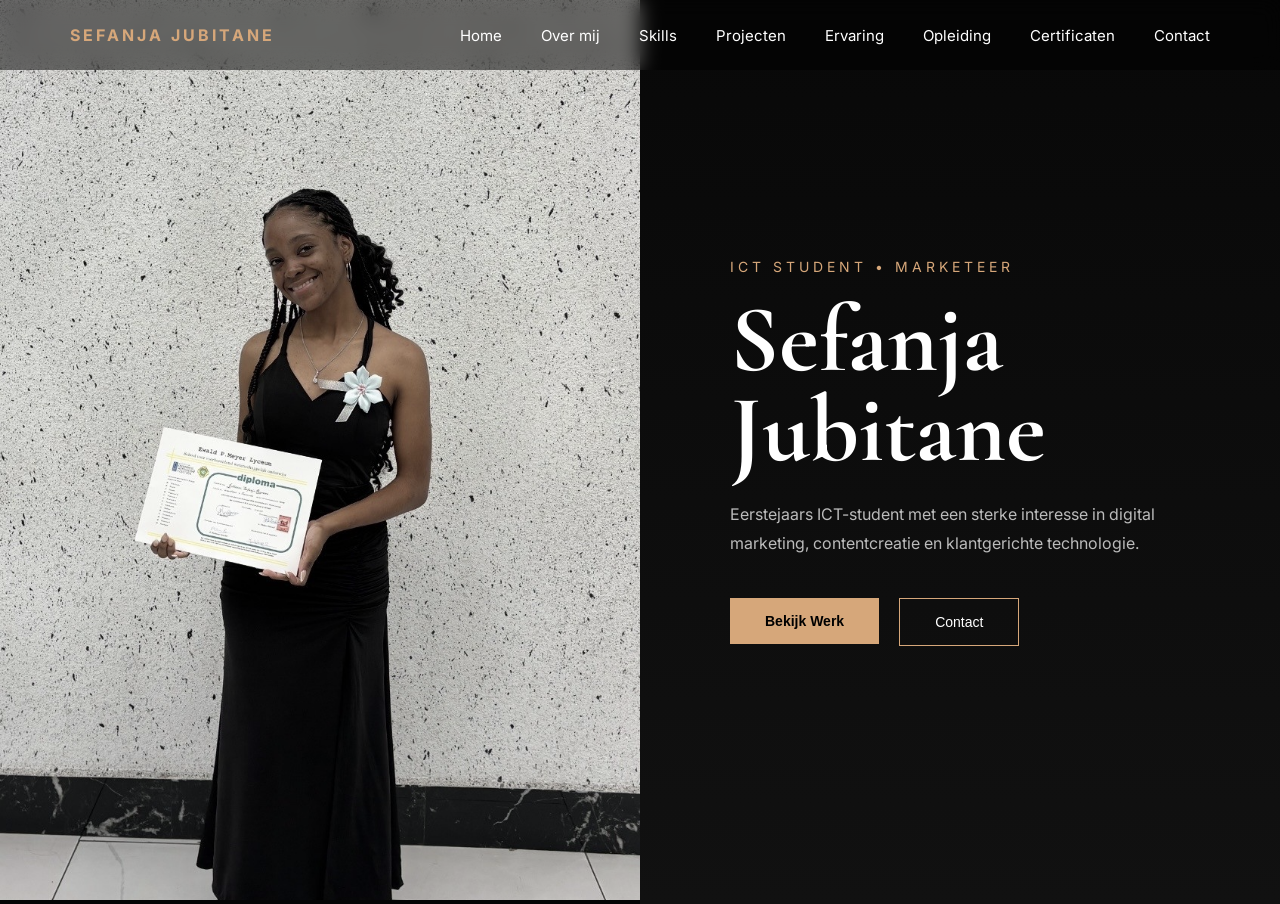
<file: index.html>
<!DOCTYPE html>
<html lang="nl">
<head>
    <meta charset="UTF-8">
    <meta name="viewport" content="width=device-width, initial-scale=1.0">
    <title>Sefanja Portfolio</title>

    <link rel="stylesheet" href="css/main.css">

    <link href="https://fonts.googleapis.com/css2?family=Inter:wght@300;400;500;600;700&family=Cormorant+Garamond:wght@500;600;700&display=swap" rel="stylesheet">
</head>
<body>

<header>
    <div class="logo">SEFANJA JUBITANE</div>

<nav>
    <a href="index.html">Home</a>
    <a href="about.html">Over mij</a>
    <a href="skills.html">Skills</a>
    <a href="work.html">Projecten</a>
    <a href="experience.html">Ervaring</a>
    <a href="education.html">Opleiding</a>
    <a href="certificates.html">Certificaten</a>
    <a href="contact.html">Contact</a>
</nav>
</header>

<section class="hero">

    <div class="hero-left">
        <img src="img/me.jpg" alt="Sefanja">
    </div>

    <div class="hero-right">
        <p class="intro">ICT STUDENT • MARKETEER</p>

        <h1>Sefanja<br>Jubitane</h1>

        <p class="description">
            Eerstejaars ICT-student met een sterke interesse in digital marketing,
            contentcreatie en klantgerichte technologie.
        </p>

        <div class="buttons">
            <a href="work.html">
                <button class="primary">Bekijk Werk</button>
            </a>

            <a href="contact.html">
                <button class="secondary">Contact</button>
            </a>
        </div>
    </div>

</section>

<script src="js/main.js"></script>

</body>
</html>
</file>
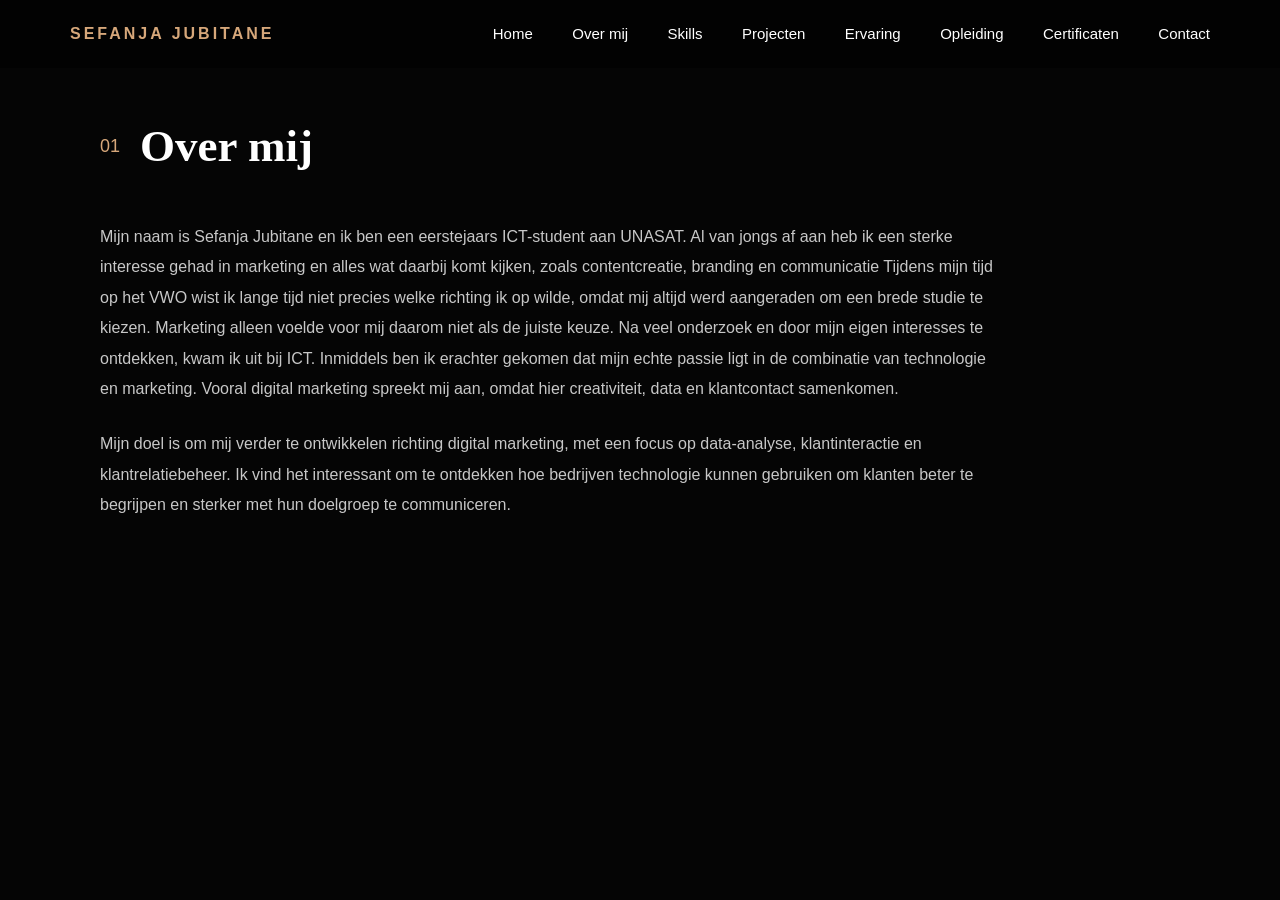
<file: about.html>
<!DOCTYPE html>
<html lang="nl">
<head>
    <meta charset="UTF-8">
    <title>Over mij</title>

    <link rel="stylesheet" href="css/main.css">
</head>
<body>

<header>
    <div class="logo">SEFANJA JUBITANE</div>

<nav>
    <a href="index.html">Home</a>
    <a href="about.html">Over mij</a>
    <a href="skills.html">Skills</a>
    <a href="work.html">Projecten</a>
    <a href="experience.html">Ervaring</a>
    <a href="education.html">Opleiding</a>
    <a href="certificates.html">Certificaten</a>
    <a href="contact.html">Contact</a>
</nav>
</header>

<section class="section">
    <div class="section-title">
        <span>01</span>
        <h2>Over mij</h2>
    </div>

    <p>
        Mijn naam is Sefanja Jubitane en ik ben een eerstejaars ICT-student aan UNASAT.
        Al van jongs af aan heb ik een sterke interesse gehad in marketing en alles wat daarbij komt kijken, zoals contentcreatie, branding en communicatie
        Tijdens mijn tijd op het VWO wist ik lange tijd niet precies welke richting ik op wilde, omdat mij altijd werd aangeraden om een brede studie te kiezen.
        Marketing alleen voelde voor mij daarom niet als de juiste keuze.
        Na veel onderzoek en door mijn eigen interesses te ontdekken, kwam ik uit bij ICT.
        Inmiddels ben ik erachter gekomen dat mijn echte passie ligt in de combinatie van technologie en marketing.
        Vooral digital marketing spreekt mij aan, omdat hier creativiteit, data en klantcontact samenkomen.
    </p>

    <p>
        Mijn doel is om mij verder te ontwikkelen richting digital marketing, met een focus op data-analyse,
        klantinteractie en klantrelatiebeheer. Ik vind het interessant om te ontdekken hoe bedrijven technologie
        kunnen gebruiken om klanten beter te begrijpen en sterker met hun doelgroep te communiceren.
    </p>
</section>

<script src="js/main.js"></script>

</body>
</html>
</file>
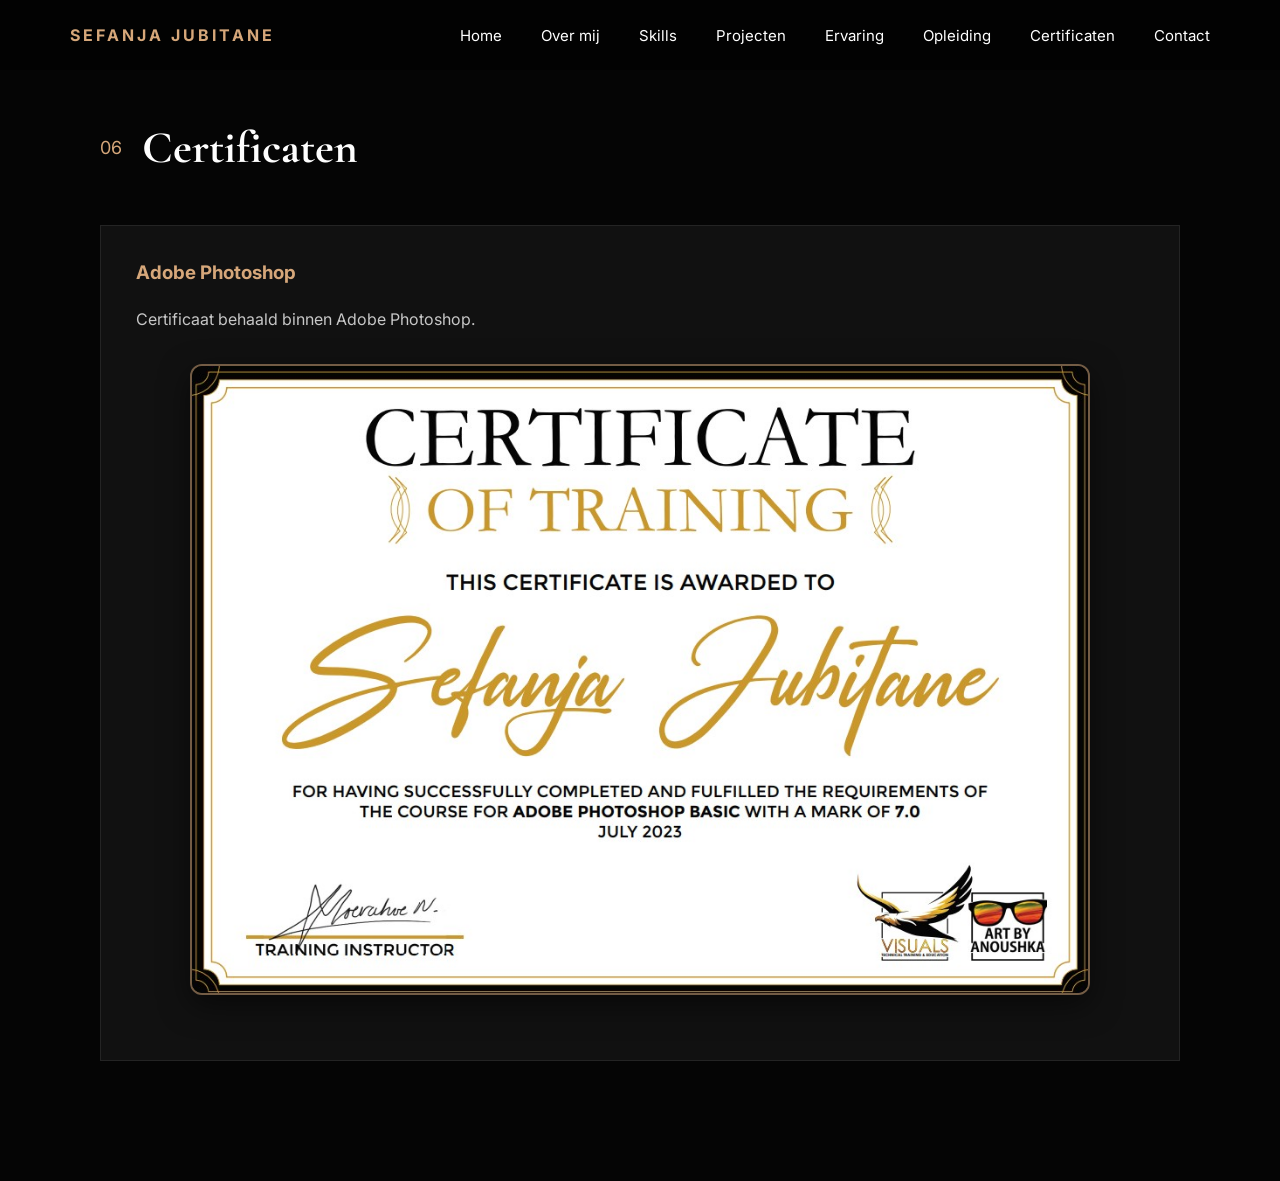
<file: certificates.html>
<!DOCTYPE html>
<html lang="nl">
<head>
    <meta charset="UTF-8">
    <title>Certificaten</title>

    <link rel="stylesheet" href="css/main.css">

    <link href="https://fonts.googleapis.com/css2?family=Inter:wght@300;400;500;600;700&family=Cormorant+Garamond:wght@500;600;700&display=swap" rel="stylesheet">
</head>
<body>

<header>
    <div class="logo">SEFANJA JUBITANE</div>

    <nav>
        <a href="index.html">Home</a>
        <a href="about.html">Over mij</a>
        <a href="skills.html">Skills</a>
        <a href="work.html">Projecten</a>
        <a href="experience.html">Ervaring</a>
        <a href="education.html">Opleiding</a>
        <a href="certificates.html">Certificaten</a>
        <a href="contact.html">Contact</a>
    </nav>
</header>

<section class="section">

    <div class="section-title">
        <span>06</span>
        <h2>Certificaten</h2>
    </div>

    <div class="project-card">

        <h3>Adobe Photoshop</h3>

        <p>
            Certificaat behaald binnen Adobe Photoshop.
        </p>

        <img src="img/certificate.jpg" alt="Adobe Photoshop Certificaat" class="certificate-image">

    </div>

</section>

<script src="js/main.js"></script>

</body>
</html>
</file>
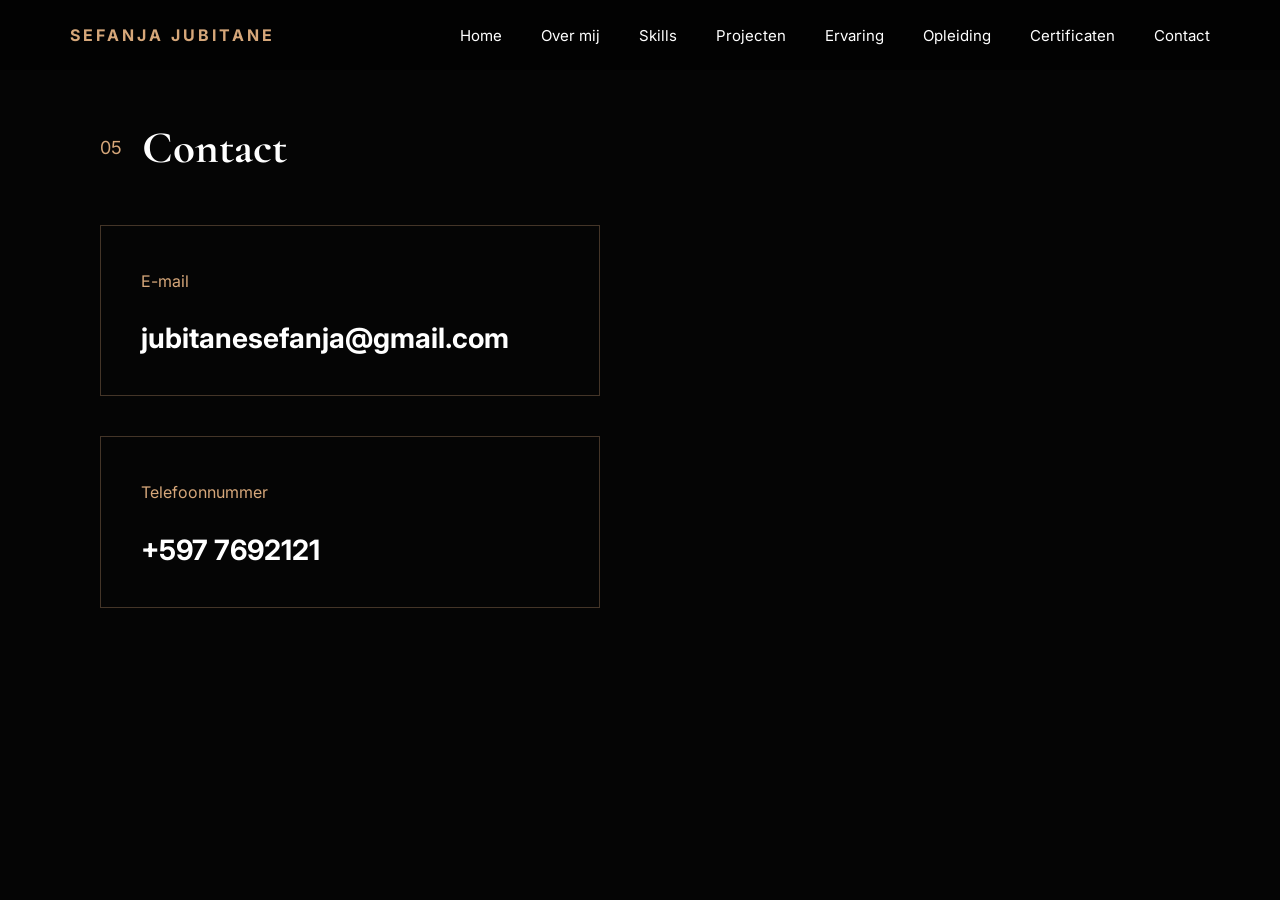
<file: contact.html>
<!DOCTYPE html>
<html lang="nl">
<head>
    <meta charset="UTF-8">
    <meta name="viewport" content="width=device-width, initial-scale=1.0">
    <title>Contact</title>

    <link rel="stylesheet" href="css/main.css">
    <link rel="stylesheet" href="css/contact.css">

    <link href="https://fonts.googleapis.com/css2?family=Inter:wght@300;400;500;600;700&family=Cormorant+Garamond:wght@500;600;700&display=swap" rel="stylesheet">
</head>

<body>

<header>

    <div class="logo">SEFANJA JUBITANE</div>

    <nav>
        <a href="index.html">Home</a>
        <a href="about.html">Over mij</a>
        <a href="skills.html">Skills</a>
        <a href="work.html">Projecten</a>
        <a href="experience.html">Ervaring</a>
        <a href="education.html">Opleiding</a>
        <a href="certificates.html">Certificaten</a>
        <a href="contact.html">Contact</a>
    </nav>

</header>


<section class="section">

    <div class="section-title">
        <span>05</span>
        <h2>Contact</h2>
    </div>


    <div class="contact-box">

        <p>E-mail</p>

        <h3>
            jubitanesefanja@gmail.com
        </h3>

    </div>


    <br><br>


    <div class="contact-box">

        <p>Telefoonnummer</p>

        <h3>
            +597 7692121
        </h3>

    </div>

</section>


<script src="js/main.js"></script>

</body>
</html>
</file>
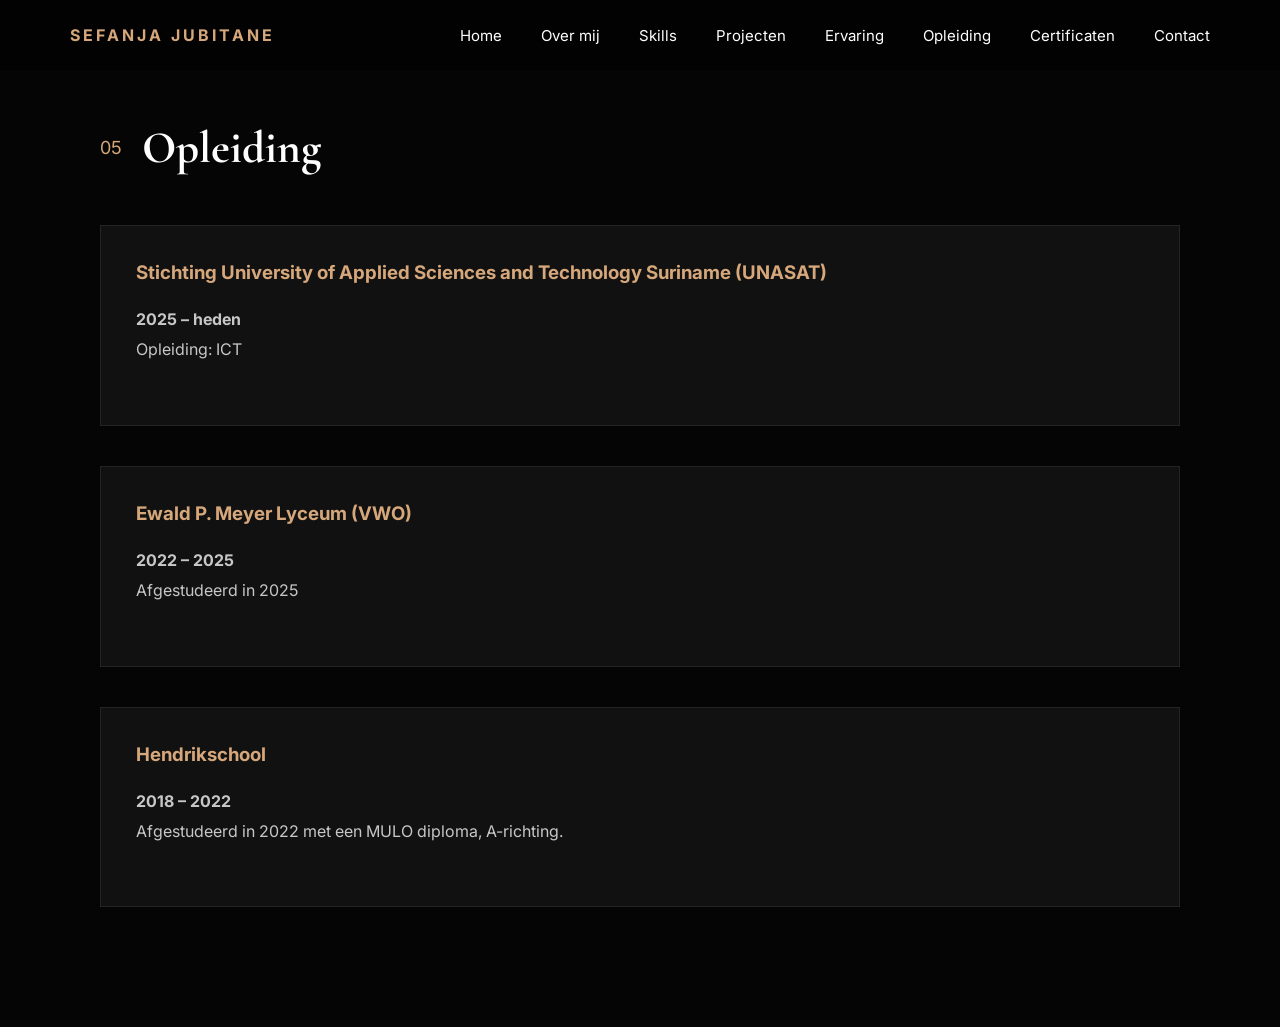
<file: education.html>
<!DOCTYPE html>
<html lang="nl">
<head>
    <meta charset="UTF-8">
    <title>Opleiding</title>

    <link rel="stylesheet" href="css/main.css">

    <link href="https://fonts.googleapis.com/css2?family=Inter:wght@300;400;500;600;700&family=Cormorant+Garamond:wght@500;600;700&display=swap" rel="stylesheet">
</head>
<body>

<header>
    <div class="logo">SEFANJA JUBITANE</div>

    <nav>
        <a href="index.html">Home</a>
        <a href="about.html">Over mij</a>
        <a href="skills.html">Skills</a>
        <a href="work.html">Projecten</a>
        <a href="experience.html">Ervaring</a>
        <a href="education.html">Opleiding</a>
        <a href="certificates.html">Certificaten</a>
        <a href="contact.html">Contact</a>
    </nav>
</header>

<section class="section">

    <div class="section-title">
        <span>05</span>
        <h2>Opleiding</h2>
    </div>

    <div class="project-card">

        <h3>Stichting University of Applied Sciences and Technology Suriname (UNASAT)</h3>

        <p>
            <strong>2025 – heden</strong><br>
            Opleiding: ICT
        </p>

    </div>

    <br><br>

    <div class="project-card">

        <h3>Ewald P. Meyer Lyceum (VWO)</h3>

        <p>
            <strong>2022 – 2025</strong><br>
            Afgestudeerd in 2025
        </p>

    </div>

    <br><br>

    <div class="project-card">

        <h3>Hendrikschool</h3>

        <p>
            <strong>2018 – 2022</strong><br>
            Afgestudeerd in 2022 met een MULO diploma, A-richting.
        </p>

    </div>

</section>

<script src="js/main.js"></script>

</body>
</html>
</file>
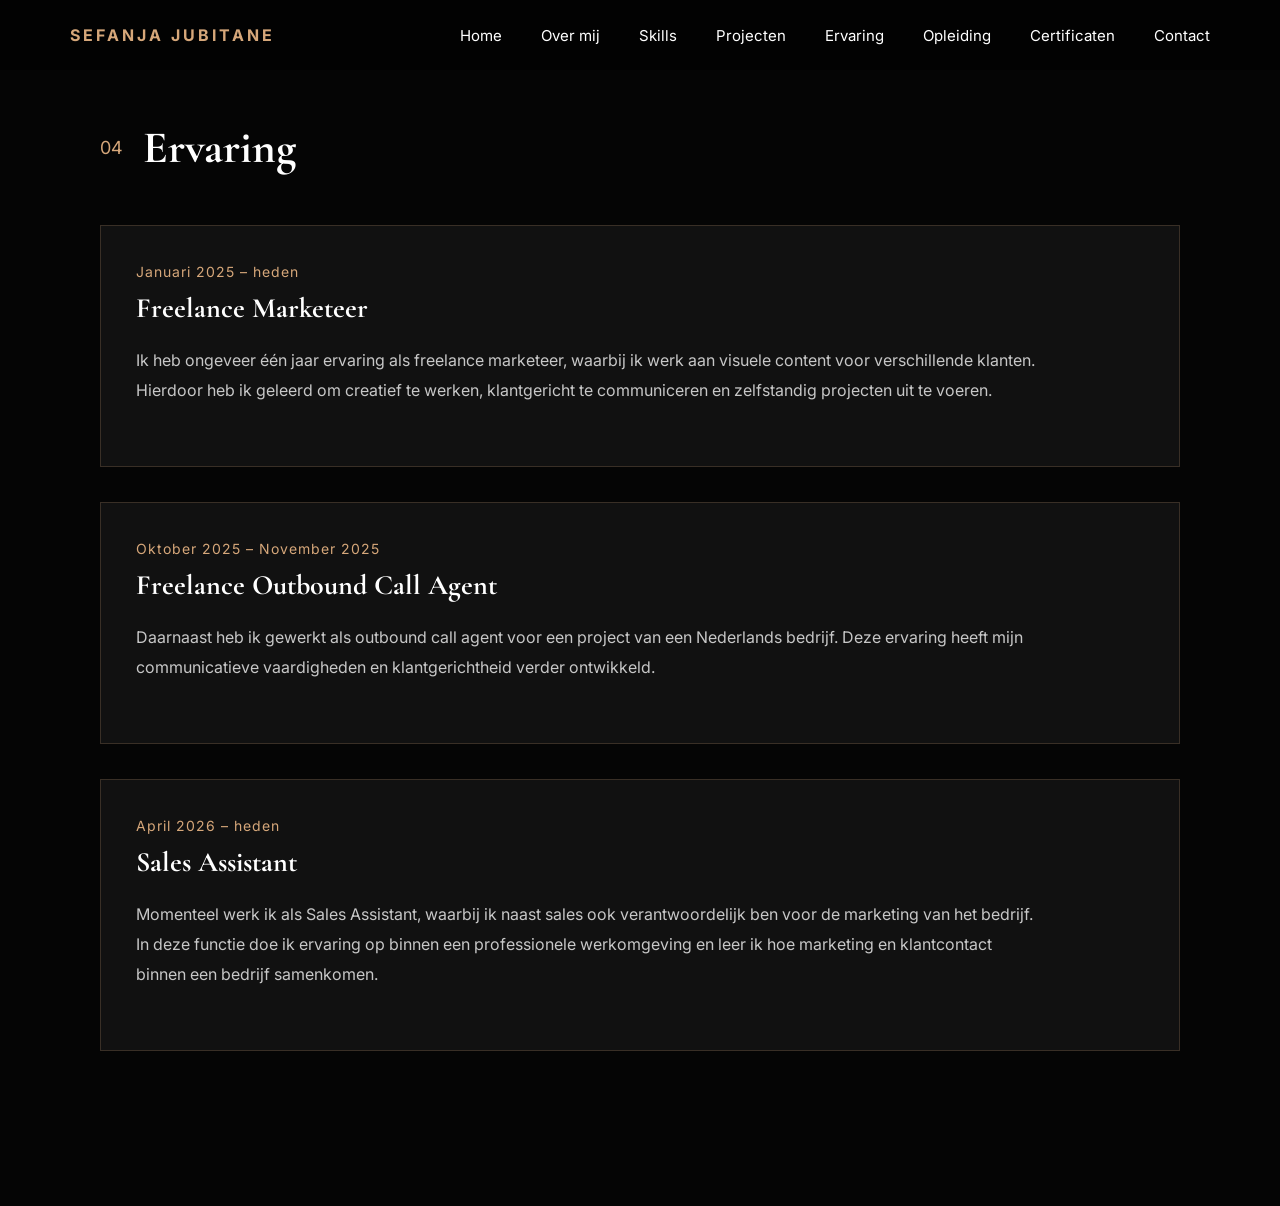
<file: experience.html>
<!DOCTYPE html>
<html lang="nl">
<head>
    <meta charset="UTF-8">
    <title>Ervaring</title>

    <link rel="stylesheet" href="css/main.css">

    <link href="https://fonts.googleapis.com/css2?family=Inter:wght@300;400;500;600;700&family=Cormorant+Garamond:wght@500;600;700&display=swap" rel="stylesheet">
</head>
<body>

<header>
    <div class="logo">SEFANJA JUBITANE</div>

    <nav>
        <a href="index.html">Home</a>
        <a href="about.html">Over mij</a>
        <a href="skills.html">Skills</a>
        <a href="work.html">Projecten</a>
        <a href="experience.html">Ervaring</a>
        <a href="education.html">Opleiding</a>
        <a href="certificates.html">Certificaten</a>
        <a href="contact.html">Contact</a>
    </nav>
</header>

<section class="section">

    <div class="section-title">
        <span>04</span>
        <h2>Ervaring</h2>
    </div>


    <!-- EXPERIENCE CARD 1 -->
    <div class="experience-card">

        <div class="experience-top">
            <span>Januari 2025 – heden</span>
            <h3>Freelance Marketeer</h3>
        </div>

        <p>
            Ik heb ongeveer één jaar ervaring als freelance marketeer,
            waarbij ik werk aan visuele content voor verschillende klanten.
            Hierdoor heb ik geleerd om creatief te werken,
            klantgericht te communiceren en zelfstandig projecten uit te voeren.
        </p>

    </div>


    <!-- EXPERIENCE CARD 2 -->
    <div class="experience-card">

        <div class="experience-top">
            <span>Oktober 2025 – November 2025</span>
            <h3>Freelance Outbound Call Agent</h3>
        </div>

        <p>
            Daarnaast heb ik gewerkt als outbound call agent
            voor een project van een Nederlands bedrijf.
            Deze ervaring heeft mijn communicatieve vaardigheden
            en klantgerichtheid verder ontwikkeld.
        </p>

    </div>


    <!-- EXPERIENCE CARD 3 -->
    <div class="experience-card">

        <div class="experience-top">
            <span>April 2026 – heden</span>
            <h3>Sales Assistant</h3>
        </div>

        <p>
            Momenteel werk ik als Sales Assistant,
            waarbij ik naast sales ook verantwoordelijk ben
            voor de marketing van het bedrijf.

            In deze functie doe ik ervaring op binnen een professionele werkomgeving
            en leer ik hoe marketing en klantcontact binnen een bedrijf samenkomen.
        </p>

    </div>

</section>

<script src="js/main.js"></script>

</body>
</html>
</file>
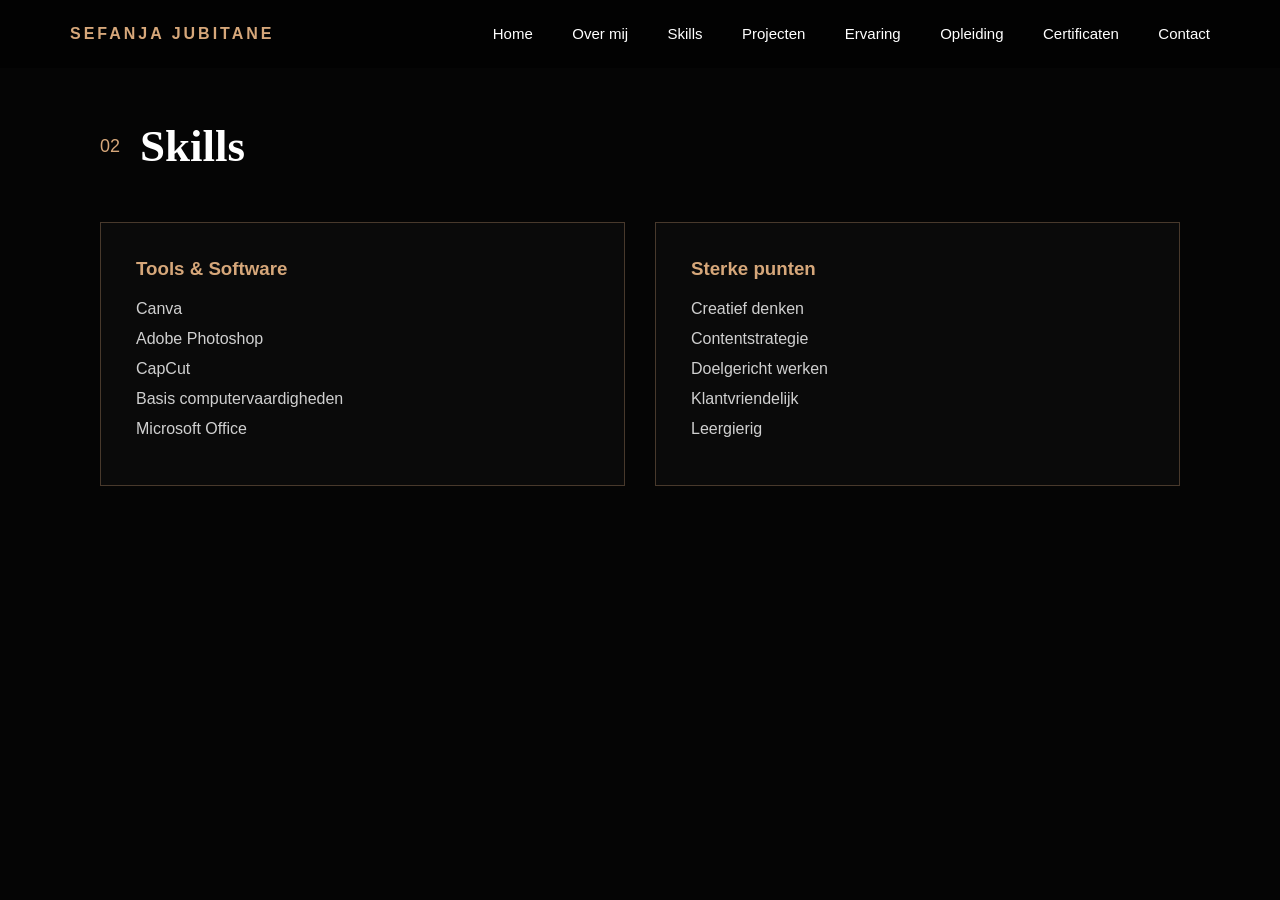
<file: skills.html>
<!DOCTYPE html>
<html lang="nl">
<head>
    <meta charset="UTF-8">
    <title>Skills</title>

    <link rel="stylesheet" href="css/main.css">
</head>
<body>

<header>
    <div class="logo">SEFANJA JUBITANE</div>

    <nav>
    <a href="index.html">Home</a>
    <a href="about.html">Over mij</a>
    <a href="skills.html">Skills</a>
    <a href="work.html">Projecten</a>
    <a href="experience.html">Ervaring</a>
    <a href="education.html">Opleiding</a>
    <a href="certificates.html">Certificaten</a>
    <a href="contact.html">Contact</a>
</nav>
</header>

<section class="section">

    <div class="section-title">
        <span>02</span>
        <h2>Skills</h2>
    </div>

    <div class="skills-grid">

        <div class="skill-card">
            <h3>Tools & Software</h3>

            <ul>
                <li>Canva</li>
                <li>Adobe Photoshop</li>
                <li>CapCut</li>
                <li>Basis computervaardigheden</li>
                <li>Microsoft Office</li>
            </ul>
        </div>

        <div class="skill-card">
            <h3>Sterke punten</h3>

            <ul>
                <li>Creatief denken</li>
                <li>Contentstrategie</li>
                <li>Doelgericht werken</li>
                <li>Klantvriendelijk</li>
                <li>Leergierig</li>
            </ul>
        </div>

    </div>

</section>

<script src="js/main.js"></script>

</body>
</html>
</file>
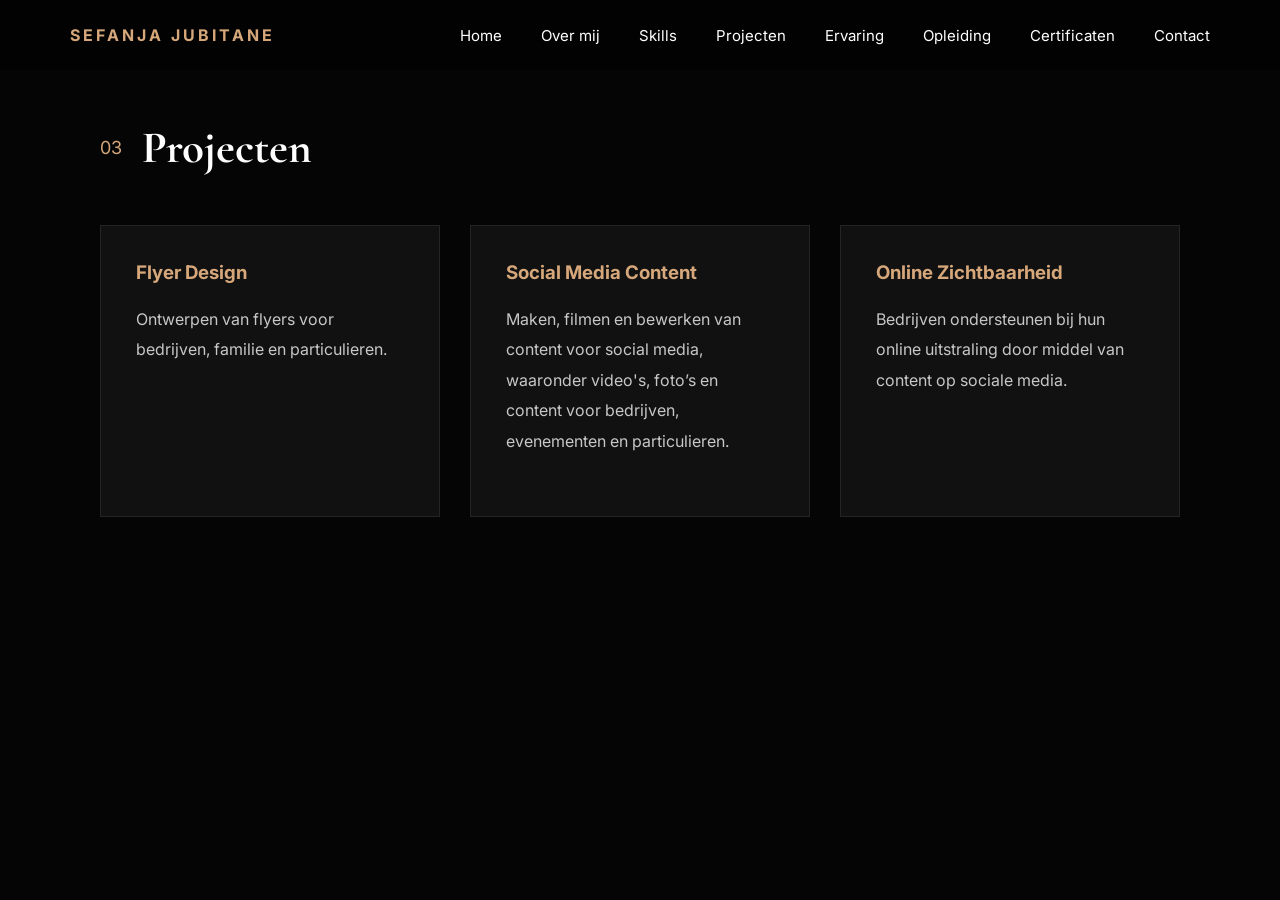
<file: work.html>
<!DOCTYPE html>
<html lang="nl">
<head>
    <meta charset="UTF-8">
    <meta name="viewport" content="width=device-width, initial-scale=1.0">
    <title>Projecten</title>

    <link rel="stylesheet" href="css/main.css">
    <link rel="stylesheet" href="css/work.css">

    <link href="https://fonts.googleapis.com/css2?family=Inter:wght@300;400;500;600;700&family=Cormorant+Garamond:wght@500;600;700&display=swap" rel="stylesheet">
</head>

<body>

<header>

    <div class="logo">SEFANJA JUBITANE</div>

    <nav>
        <a href="index.html">Home</a>
        <a href="about.html">Over mij</a>
        <a href="skills.html">Skills</a>
        <a href="work.html">Projecten</a>
        <a href="experience.html">Ervaring</a>
        <a href="education.html">Opleiding</a>
        <a href="certificates.html">Certificaten</a>
        <a href="contact.html">Contact</a>
    </nav>

</header>


<section class="section">

    <div class="section-title">
        <span>03</span>
        <h2>Projecten</h2>
    </div>


    <div class="projects-grid">

        <div class="project-card">
            <h3>Flyer Design</h3>

            <p>
                Ontwerpen van flyers voor bedrijven,
                familie en particulieren.
            </p>
        </div>


        <div class="project-card">
            <h3>Social Media Content</h3>

            <p>
                Maken, filmen en bewerken van content
                voor social media, waaronder video's,
                foto’s en content voor bedrijven,
                evenementen en particulieren.
            </p>
        </div>


        <div class="project-card">
            <h3>Online Zichtbaarheid</h3>

            <p>
                Bedrijven ondersteunen bij hun online uitstraling
                door middel van content op sociale media.
            </p>
        </div>

    </div>

</section>


<script src="js/main.js"></script>

</body>
</html>
</file>
<file: css/main.css>
html {
    scroll-behavior: smooth;
}

* {
    margin: 0;
    padding: 0;
    box-sizing: border-box;
}

body {
    background: #050505;
    color: white;
    font-family: 'Inter', sans-serif;
    overflow-x: hidden;
}

/* ROSEGOLD COLOR */
:root {
    --rosegold: #d6a77a;
}


/* NAVBAR */
header {
    position: fixed;
    top: 0;
    width: 100%;
    padding: 25px 70px;
    display: flex;
    justify-content: space-between;
    align-items: center;
    z-index: 1000;
    background: rgba(0,0,0,0.5);
    backdrop-filter: blur(10px);
}

.logo {
    color: var(--rosegold);
    font-weight: 700;
    letter-spacing: 3px;
}

nav a {
    color: white;
    text-decoration: none;
    margin-left: 35px;
    font-size: 15px;
    transition: 0.3s;
}

nav a:hover {
    color: var(--rosegold);
}


/* HERO */
.hero {
    min-height: 100vh;
    display: flex;
}

.hero-left {
    width: 50%;
}

.hero-left img {
    width: 100%;
    height: 100vh;
    object-fit: cover;
    filter: grayscale(30%);
}

.hero-right {
    width: 50%;
    display: flex;
    flex-direction: column;
    justify-content: center;
    padding: 120px 90px;
    background: linear-gradient(to bottom, #080808, #111);
}

.intro {
    color: var(--rosegold);
    letter-spacing: 4px;
    margin-bottom: 20px;
    font-size: 14px;
}

.hero-right h1 {
    font-family: 'Cormorant Garamond', serif;
    font-size: 95px;
    line-height: 0.95;
    margin-bottom: 25px;
}

.description {
    color: #bbbbbb;
    max-width: 500px;
    line-height: 1.8;
    margin-bottom: 40px;
}


/* BUTTONS */
.buttons {
    display: flex;
    gap: 20px;
}

button {
    padding: 15px 35px;
    border: none;
    cursor: pointer;
    font-size: 14px;
    transition: 0.4s;
}

.primary {
    background: var(--rosegold);
    color: black;
    font-weight: 600;
}

.primary:hover {
    transform: translateY(-4px);
}

.secondary {
    background: transparent;
    color: white;
    border: 1px solid var(--rosegold);
}

.secondary:hover {
    background: var(--rosegold);
    color: black;
}


/* SECTIONS */
.section {
    padding: 120px 100px;
}

.dark-section {
    background: #0e0e0e;
}

.section-title {
    display: flex;
    align-items: center;
    gap: 20px;
    margin-bottom: 50px;
}

.section-title span {
    color: var(--rosegold);
    font-size: 18px;
}

.section-title h2 {
    font-size: 45px;
    font-family: 'Cormorant Garamond', serif;
}

.section p {
    color: #c7c7c7;
    line-height: 1.9;
    max-width: 900px;
    margin-bottom: 25px;
}


/* SKILLS */
.skills-grid {
    display: grid;
    grid-template-columns: repeat(auto-fit, minmax(300px, 1fr));
    gap: 30px;
}

.skill-card {
    border: 1px solid rgba(214,167,122,0.3);
    padding: 35px;
    background: rgba(255,255,255,0.02);
    transition: 0.4s;
}

.skill-card:hover {
    transform: translateY(-10px);
    border-color: var(--rosegold);
}

.skill-card h3 {
    margin-bottom: 20px;
    color: var(--rosegold);
}

.skill-card ul {
    list-style: none;
}

.skill-card li {
    margin-bottom: 12px;
    color: #d0d0d0;
}


/* PROJECTS */
.projects-grid {
    display: grid;
    grid-template-columns: repeat(auto-fit, minmax(280px, 1fr));
    gap: 30px;
}

.project-card {
    padding: 35px;
    border: 1px solid rgba(255,255,255,0.08);
    background: #111;
    transition: 0.4s;
}

.project-card:hover {
    transform: translateY(-10px);
    border-color: var(--rosegold);
}

.project-card h3 {
    margin-bottom: 20px;
    color: var(--rosegold);
}


/* EXPERIENCE */
.experience-card {
    background: #111;
    border: 1px solid rgba(214,167,122,0.2);
    padding: 35px;
    margin-bottom: 35px;
    transition: 0.4s ease;
}

.experience-card:hover {
    transform: translateY(-5px);
    border-color: #d6a77a;
}

.experience-top span {
    color: #d6a77a;
    font-size: 14px;
    letter-spacing: 1px;
}

.experience-top h3 {
    margin-top: 10px;
    margin-bottom: 20px;
    font-size: 28px;
    font-family: 'Cormorant Garamond', serif;
}

.experience-card p {
    color: #c7c7c7;
    line-height: 1.9;
}


/* CONTACT */
.contact-box {
    border: 1px solid rgba(214,167,122,0.3);
    padding: 40px;
    max-width: 500px;
}

.contact-box p {
    color: var(--rosegold);
}

.contact-box h3 {
    margin-top: 10px;
    font-size: 28px;
}

/* FOOTER */
footer {
    text-align: center;
    padding: 40px;
    color: #777;
}


/* ANIMATIONS */
.fade-up {
    opacity: 0;
    transform: translateY(50px);
    transition: all 1s ease;
}

.fade-up.show {
    opacity: 1;
    transform: translateY(0);
}


/* MOBILE */
@media (max-width: 900px) {

    header {
        padding: 20px 30px;
    }

    nav {
        display: none;
    }

    .hero {
        flex-direction: column;
    }

    .hero-left,
    .hero-right {
        width: 100%;
    }

    .hero-left img {
        height: 60vh;
    }

    .hero-right {
        padding: 60px 30px;
    }

    .hero-right h1 {
        font-size: 60px;
    }

    .section {
        padding: 80px 30px;
    }
}

/* CERTIFICATE IMAGE */
.certificate-image {
    width: 100%;
    max-width: 900px;
    display: block;
    margin: 30px auto;
    border-radius: 12px;
    border: 2px solid rgba(214,167,122,0.5);
    box-shadow: 0 10px 30px rgba(0,0,0,0.5);
    transition: 0.4s ease;
}

.certificate-image:hover {
    transform: scale(1.02);
    border-color: #d6a77a;
}
</file>
<file: css/contact.css>
@import url("main.css");
</file>
<file: css/work.css>
@import url("main.css");
</file>
